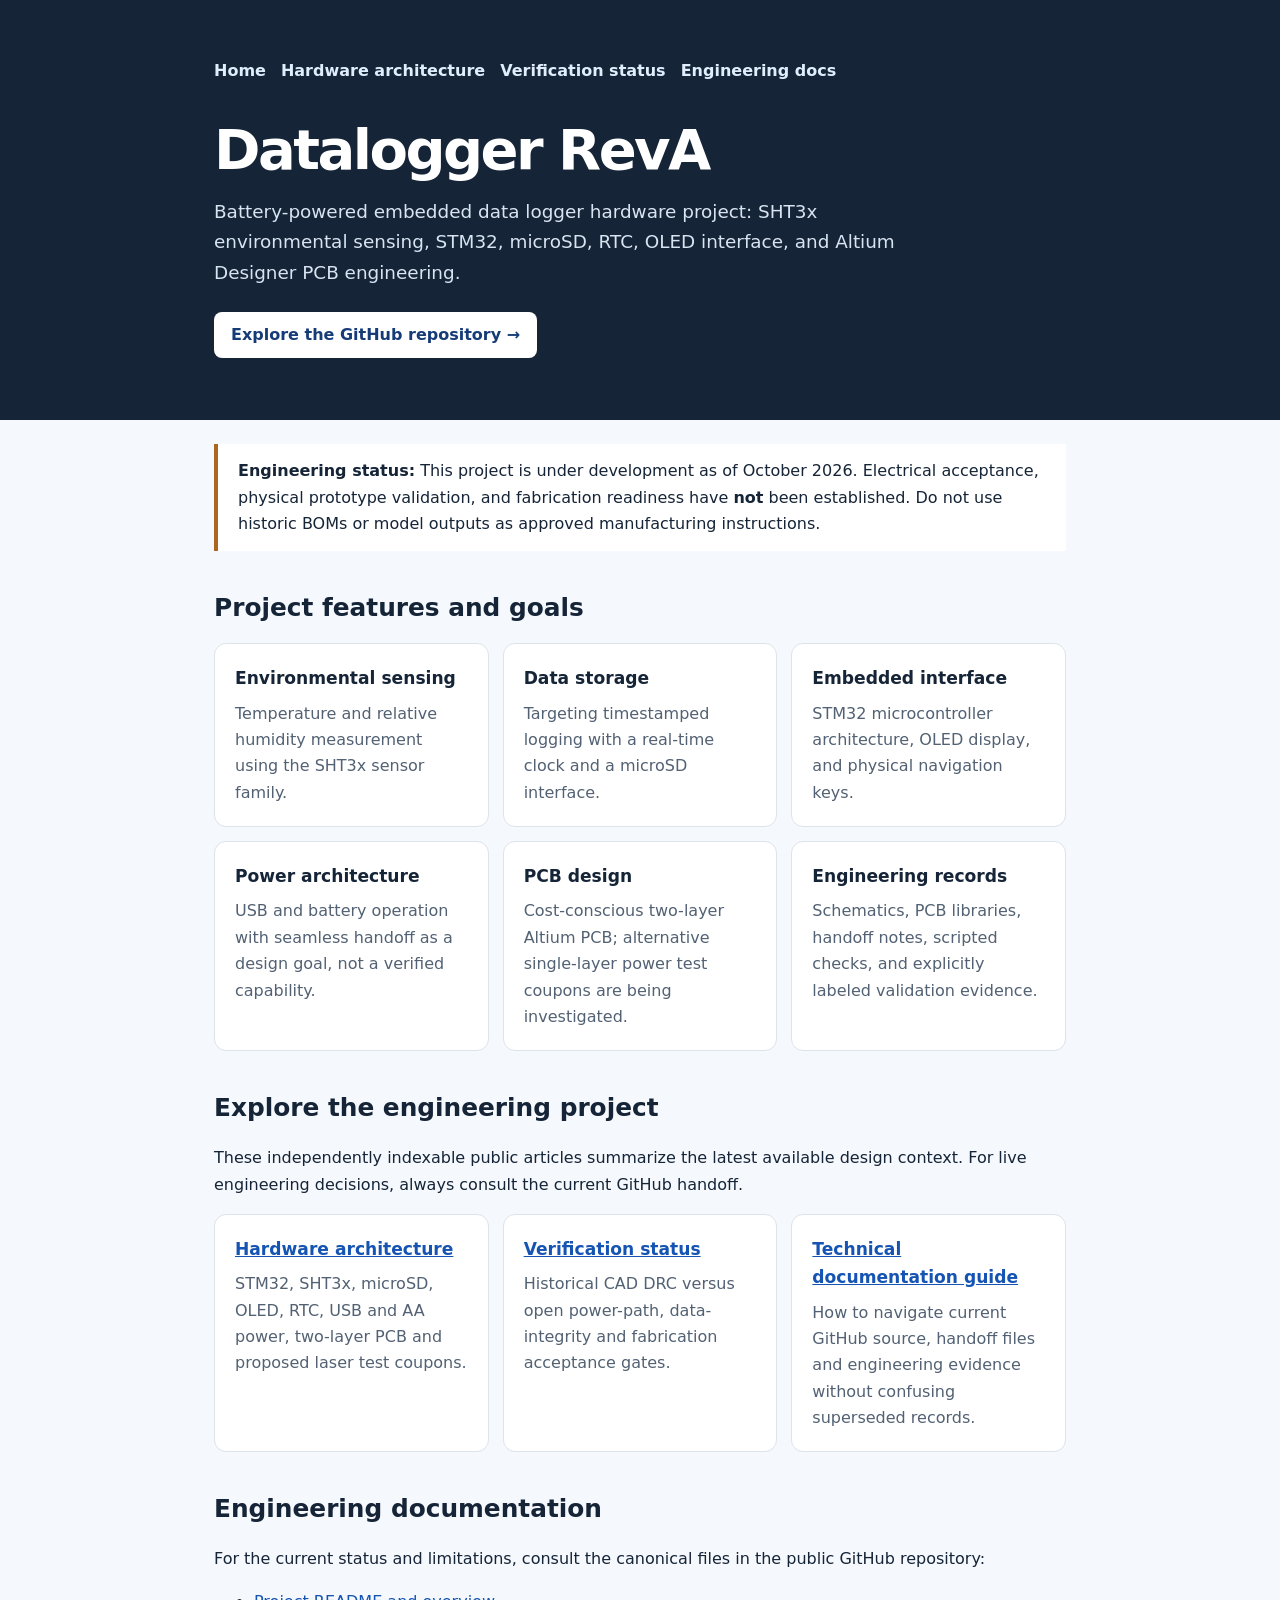
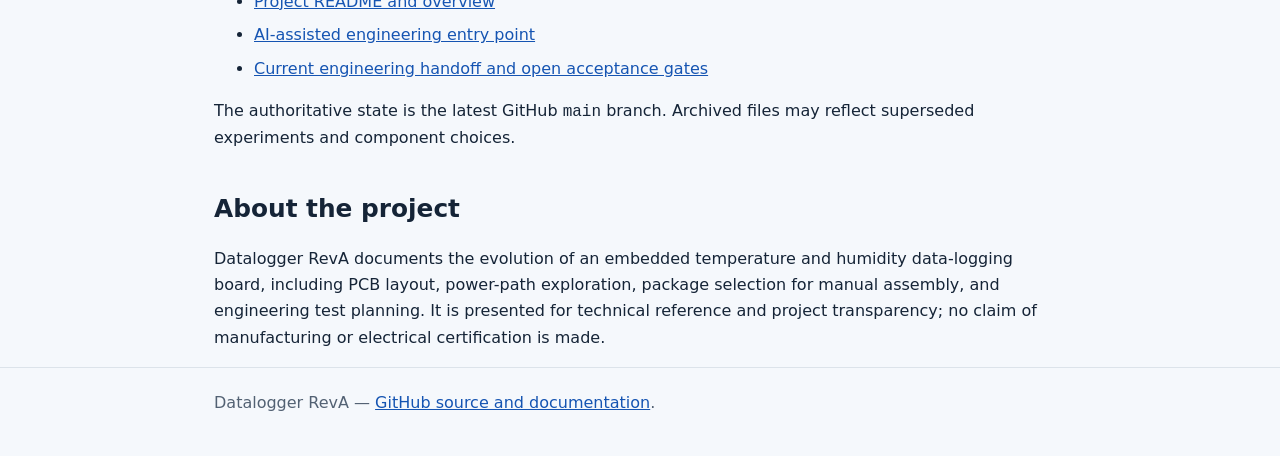
<file: docs/index.html>
<!doctype html>
<html lang="en">
<head>
  <meta charset="utf-8">
  <meta name="viewport" content="width=device-width, initial-scale=1">
  <title>Datalogger RevA | Altium STM32 Data Logger & PCB Project</title>
  <meta name="description" content="Datalogger RevA is an in-development battery-powered STM32 data logger hardware project featuring SHT3x temperature and humidity sensing, microSD logging, OLED, RTC, and Altium PCB design.">
  <meta name="robots" content="index,follow">
  <link rel="canonical" href="https://mohammadhpp.github.io/Datalogger-RevA/">
  <meta property="og:type" content="website">
  <meta property="og:title" content="Datalogger RevA — Embedded Data Logger Hardware Project">
  <meta property="og:description" content="Explore the Datalogger RevA Altium design, schematic, PCB and engineering documentation. Work in progress; hardware validation is pending.">
  <meta property="og:url" content="https://mohammadhpp.github.io/Datalogger-RevA/">
  <meta name="theme-color" content="#152437">
  <style>
    :root { color-scheme: light; --ink:#152437; --muted:#526173; --blue:#1554b2; --border:#dce3ea; --bg:#f5f8fc; }
    * { box-sizing:border-box; } body { margin:0; background:var(--bg); color:var(--ink); font:16px/1.65 system-ui,-apple-system,Segoe UI,sans-serif; }
    .wrap { max-width:900px; padding:0 24px; margin:0 auto; }
    header { background:var(--ink); color:#fff; padding:58px 0 62px; }
    h1 { font-size:clamp(2.15rem,5vw,3.5rem); letter-spacing:-.045em; line-height:1.15; margin:0 0 14px; }
    header p { color:#d9e4f2; max-width:710px; font-size:1.15rem; margin:0 0 24px; }
    .cta { display:inline-block; background:white; color:#163c78; text-decoration:none; font-weight:700; border-radius:8px; padding:10px 17px; }
    main { padding:42px 0 68px; } h2 { font-size:1.55rem; margin:37px 0 14px; }
    .grid { display:grid; grid-template-columns:repeat(auto-fit,minmax(240px,1fr)); gap:14px; }
    .tile { background:white; border:1px solid var(--border); padding:20px; border-radius:12px; }
    .tile h3 { font-size:1.07rem; margin:0 0 8px; }
    .tile p { margin:0; color:var(--muted); }
    .notice { border-left:4px solid #ad6622; padding:14px 20px; background:#fff; margin:24px 0; }
    a { color:var(--blue); } a:focus-visible { outline:3px solid #ef9e36; outline-offset:3px; }
    li { margin:7px 0; }
    footer { color:var(--muted); border-top:1px solid var(--border); padding:22px 0 40px; }
  .pagenav{display:flex;flex-wrap:wrap;gap:15px;margin-bottom:34px}.pagenav a{color:#e0edfd;font-weight:700;text-decoration:none}.pagenav a:hover{text-decoration:underline}.pagenav a:focus-visible{outline:3px solid #faad45} 
  </style>
</head>
<body>
  <header>
    <div class="wrap">
      <nav aria-label="Project sections" class="pagenav"><a href="./">Home</a><a href="hardware.html">Hardware architecture</a><a href="validation.html">Verification status</a><a href="documentation.html">Engineering docs</a></nav>
      <h1>Datalogger RevA</h1>
      <p>Battery-powered embedded data logger hardware project: SHT3x environmental sensing, STM32, microSD, RTC, OLED interface, and Altium Designer PCB engineering.</p>
      <a class="cta" href="https://github.com/mohammadhpp/Datalogger-RevA">Explore the GitHub repository &rarr;</a>
    </div>
  </header>
  <main class="wrap">
    <div class="notice"><strong>Engineering status:</strong> This project is under development as of October 2026. Electrical acceptance, physical prototype validation, and fabrication readiness have <strong>not</strong> been established. Do not use historic BOMs or model outputs as approved manufacturing instructions.</div>
    <section aria-labelledby="features">
      <h2 id="features">Project features and goals</h2>
      <div class="grid">
        <div class="tile"><h3>Environmental sensing</h3><p>Temperature and relative humidity measurement using the SHT3x sensor family.</p></div>
        <div class="tile"><h3>Data storage</h3><p>Targeting timestamped logging with a real-time clock and a microSD interface.</p></div>
        <div class="tile"><h3>Embedded interface</h3><p>STM32 microcontroller architecture, OLED display, and physical navigation keys.</p></div>
        <div class="tile"><h3>Power architecture</h3><p>USB and battery operation with seamless handoff as a design goal, not a verified capability.</p></div>
        <div class="tile"><h3>PCB design</h3><p>Cost-conscious two-layer Altium PCB; alternative single-layer power test coupons are being investigated.</p></div>
        <div class="tile"><h3>Engineering records</h3><p>Schematics, PCB libraries, handoff notes, scripted checks, and explicitly labeled validation evidence.</p></div>
      </div>
    </section>
    <section aria-labelledby="guides"><h2 id="guides">Explore the engineering project</h2>
      <p>These independently indexable public articles summarize the latest available design context. For live engineering decisions, always consult the current GitHub handoff.</p>
      <div class="grid">
        <div class="tile"><h3><a href="hardware.html">Hardware architecture</a></h3><p>STM32, SHT3x, microSD, OLED, RTC, USB and AA power, two-layer PCB and proposed laser test coupons.</p></div>
        <div class="tile"><h3><a href="validation.html">Verification status</a></h3><p>Historical CAD DRC versus open power-path, data-integrity and fabrication acceptance gates.</p></div>
        <div class="tile"><h3><a href="documentation.html">Technical documentation guide</a></h3><p>How to navigate current GitHub source, handoff files and engineering evidence without confusing superseded records.</p></div>
      </div>
    </section>
    <section aria-labelledby="docs">
      <h2 id="docs">Engineering documentation</h2>
      <p>For the current status and limitations, consult the canonical files in the public GitHub repository:</p>
      <ul>
        <li><a href="https://github.com/mohammadhpp/Datalogger-RevA/blob/main/README.md">Project README and overview</a></li>
        <li><a href="https://github.com/mohammadhpp/Datalogger-RevA/blob/main/AI_START_HERE.md">AI-assisted engineering entry point</a></li>
        <li><a href="https://github.com/mohammadhpp/Datalogger-RevA/blob/main/AI_CONTINUITY/CURRENT_HANDOFF.md">Current engineering handoff and open acceptance gates</a></li>
      </ul>
      <p>The authoritative state is the latest GitHub <code>main</code> branch. Archived files may reflect superseded experiments and component choices.</p>
    </section>
    <section aria-labelledby="about">
      <h2 id="about">About the project</h2>
      <p>Datalogger RevA documents the evolution of an embedded temperature and humidity data-logging board, including PCB layout, power-path exploration, package selection for manual assembly, and engineering test planning. It is presented for technical reference and project transparency; no claim of manufacturing or electrical certification is made.</p>
    </section>
  </main>
  <footer><div class="wrap">Datalogger RevA &mdash; <a href="https://github.com/mohammadhpp/Datalogger-RevA">GitHub source and documentation</a>.</div></footer>
</body>
</html>
</file>
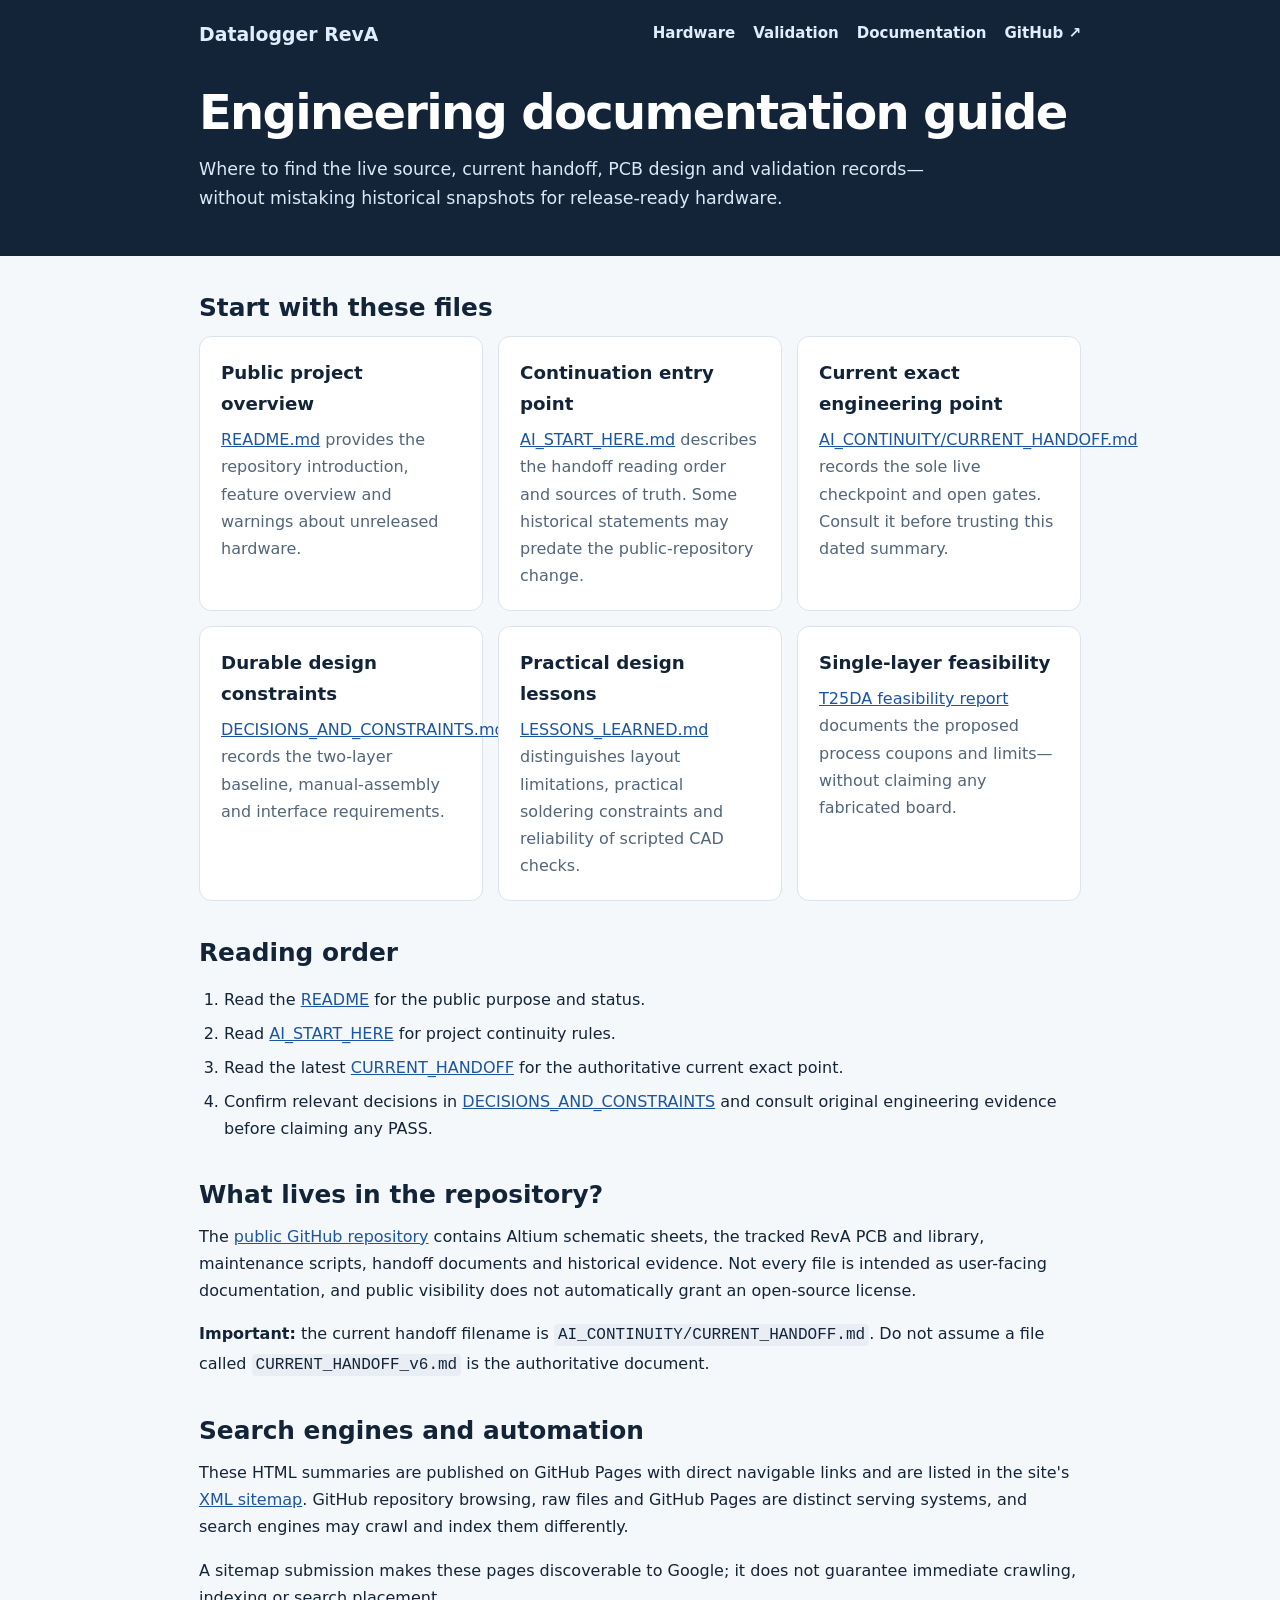
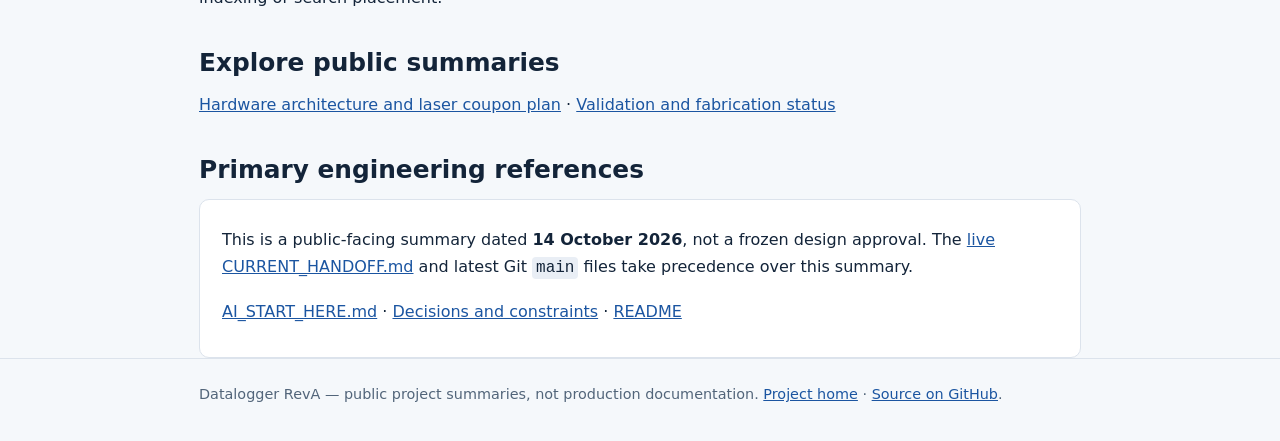
<file: docs/documentation.html>
<!doctype html>
<html lang="en"><head><meta charset="utf-8">
<meta name="viewport" content="width=device-width, initial-scale=1">
<title>Engineering Documentation and GitHub Source Guide | Datalogger RevA</title>
<meta name="description" content="Find Datalogger RevA authoritative README, AI_START_HERE, CURRENT_HANDOFF, design constraints, evidence and Altium source, with guidance on interpreting archived tests.">
<meta name="robots" content="index,follow">
<link rel="canonical" href="https://mohammadhpp.github.io/Datalogger-RevA/documentation.html">
<link rel="stylesheet" href="site.css">
<meta property="og:type" content="article">
<meta property="og:title" content="Engineering Documentation and GitHub Source Guide | Datalogger RevA">
<meta property="og:description" content="Find Datalogger RevA authoritative README, AI_START_HERE, CURRENT_HANDOFF, design constraints, evidence and Altium source, with guidance on interpreting archived tests.">
<meta property="og:url" content="https://mohammadhpp.github.io/Datalogger-RevA/documentation.html">
<meta name="theme-color" content="#132439">
</head><body>
<header><div class="wrap">
<nav aria-label="Primary"><a class="brand" href="./">Datalogger RevA</a><a href="hardware.html">Hardware</a><a href="validation.html">Validation</a><a href="documentation.html">Documentation</a><a href="https://github.com/mohammadhpp/Datalogger-RevA">GitHub ↗</a></nav>
<h1>Engineering documentation guide</h1><p>Where to find the live source, current handoff, PCB design and validation records—without mistaking historical snapshots for release-ready hardware.</p>
</div></header>
<main class="wrap">
<section><h2>Start with these files</h2><div class="cardgrid">
<div class="card"><h3>Public project overview</h3><p><a href="https://github.com/mohammadhpp/Datalogger-RevA/blob/main/README.md">README.md</a> provides the repository introduction, feature overview and warnings about unreleased hardware.</p></div>
<div class="card"><h3>Continuation entry point</h3><p><a href="https://github.com/mohammadhpp/Datalogger-RevA/blob/main/AI_START_HERE.md">AI_START_HERE.md</a> describes the handoff reading order and sources of truth. Some historical statements may predate the public-repository change.</p></div>
<div class="card"><h3>Current exact engineering point</h3><p><a href="https://github.com/mohammadhpp/Datalogger-RevA/blob/main/AI_CONTINUITY/CURRENT_HANDOFF.md">AI_CONTINUITY/CURRENT_HANDOFF.md</a> records the sole live checkpoint and open gates. Consult it before trusting this dated summary.</p></div>
<div class="card"><h3>Durable design constraints</h3><p><a href="https://github.com/mohammadhpp/Datalogger-RevA/blob/main/AI_CONTINUITY/DECISIONS_AND_CONSTRAINTS.md">DECISIONS_AND_CONSTRAINTS.md</a> records the two-layer baseline, manual-assembly and interface requirements.</p></div>
<div class="card"><h3>Practical design lessons</h3><p><a href="https://github.com/mohammadhpp/Datalogger-RevA/blob/main/AI_CONTINUITY/LESSONS_LEARNED.md">LESSONS_LEARNED.md</a> distinguishes layout limitations, practical soldering constraints and reliability of scripted CAD checks.</p></div>
<div class="card"><h3>Single-layer feasibility</h3><p><a href="https://github.com/mohammadhpp/Datalogger-RevA/blob/main/AI_CONTINUITY/T25DA_ONE_SIDED_LASER_PCB_FEASIBILITY_FA.md">T25DA feasibility report</a> documents the proposed process coupons and limits—without claiming any fabricated board.</p></div>
</div></section>
<section><h2>Reading order</h2>
<ol><li>Read the <a href="https://github.com/mohammadhpp/Datalogger-RevA/blob/main/README.md">README</a> for the public purpose and status.</li>
<li>Read <a href="https://github.com/mohammadhpp/Datalogger-RevA/blob/main/AI_START_HERE.md">AI_START_HERE</a> for project continuity rules.</li>
<li>Read the latest <a href="https://github.com/mohammadhpp/Datalogger-RevA/blob/main/AI_CONTINUITY/CURRENT_HANDOFF.md">CURRENT_HANDOFF</a> for the authoritative current exact point.</li>
<li>Confirm relevant decisions in <a href="https://github.com/mohammadhpp/Datalogger-RevA/blob/main/AI_CONTINUITY/DECISIONS_AND_CONSTRAINTS.md">DECISIONS_AND_CONSTRAINTS</a> and consult original engineering evidence before claiming any PASS.</li></ol></section>
<section><h2>What lives in the repository?</h2>
<p>The <a href="https://github.com/mohammadhpp/Datalogger-RevA">public GitHub repository</a> contains Altium schematic sheets, the tracked RevA PCB and library, maintenance scripts, handoff documents and historical evidence. Not every file is intended as user-facing documentation, and public visibility does not automatically grant an open-source license.</p>
<p><strong>Important:</strong> the current handoff filename is <code>AI_CONTINUITY/CURRENT_HANDOFF.md</code>. Do not assume a file called <code>CURRENT_HANDOFF_v6.md</code> is the authoritative document.</p></section>
<section><h2>Search engines and automation</h2>
<p>These HTML summaries are published on GitHub Pages with direct navigable links and are listed in the site's <a href="sitemap.xml">XML sitemap</a>. GitHub repository browsing, raw files and GitHub Pages are distinct serving systems, and search engines may crawl and index them differently.</p>
<p>A sitemap submission makes these pages discoverable to Google; it does not guarantee immediate crawling, indexing or search placement.</p></section>
<section><h2>Explore public summaries</h2><p><a href="hardware.html">Hardware architecture and laser coupon plan</a> · <a href="validation.html">Validation and fabrication status</a></p></section>
<section aria-labelledby="source-links"><h2 id="source-links">Primary engineering references</h2>
<div class="sources"><p>This is a public-facing summary dated <strong>14 October 2026</strong>, not a frozen design approval. The <a href="https://github.com/mohammadhpp/Datalogger-RevA/blob/main/AI_CONTINUITY/CURRENT_HANDOFF.md">live CURRENT_HANDOFF.md</a> and latest Git <code>main</code> files take precedence over this summary.</p>
<p><a href="https://github.com/mohammadhpp/Datalogger-RevA/blob/main/AI_START_HERE.md">AI_START_HERE.md</a> · <a href="https://github.com/mohammadhpp/Datalogger-RevA/blob/main/AI_CONTINUITY/DECISIONS_AND_CONSTRAINTS.md">Decisions and constraints</a> · <a href="https://github.com/mohammadhpp/Datalogger-RevA/blob/main/README.md">README</a></p></div></section>
</main>
<footer><div class="wrap">Datalogger RevA — public project summaries, not production documentation. <a href="./">Project home</a> · <a href="https://github.com/mohammadhpp/Datalogger-RevA">Source on GitHub</a>.</div></footer>
</body></html>
</file>
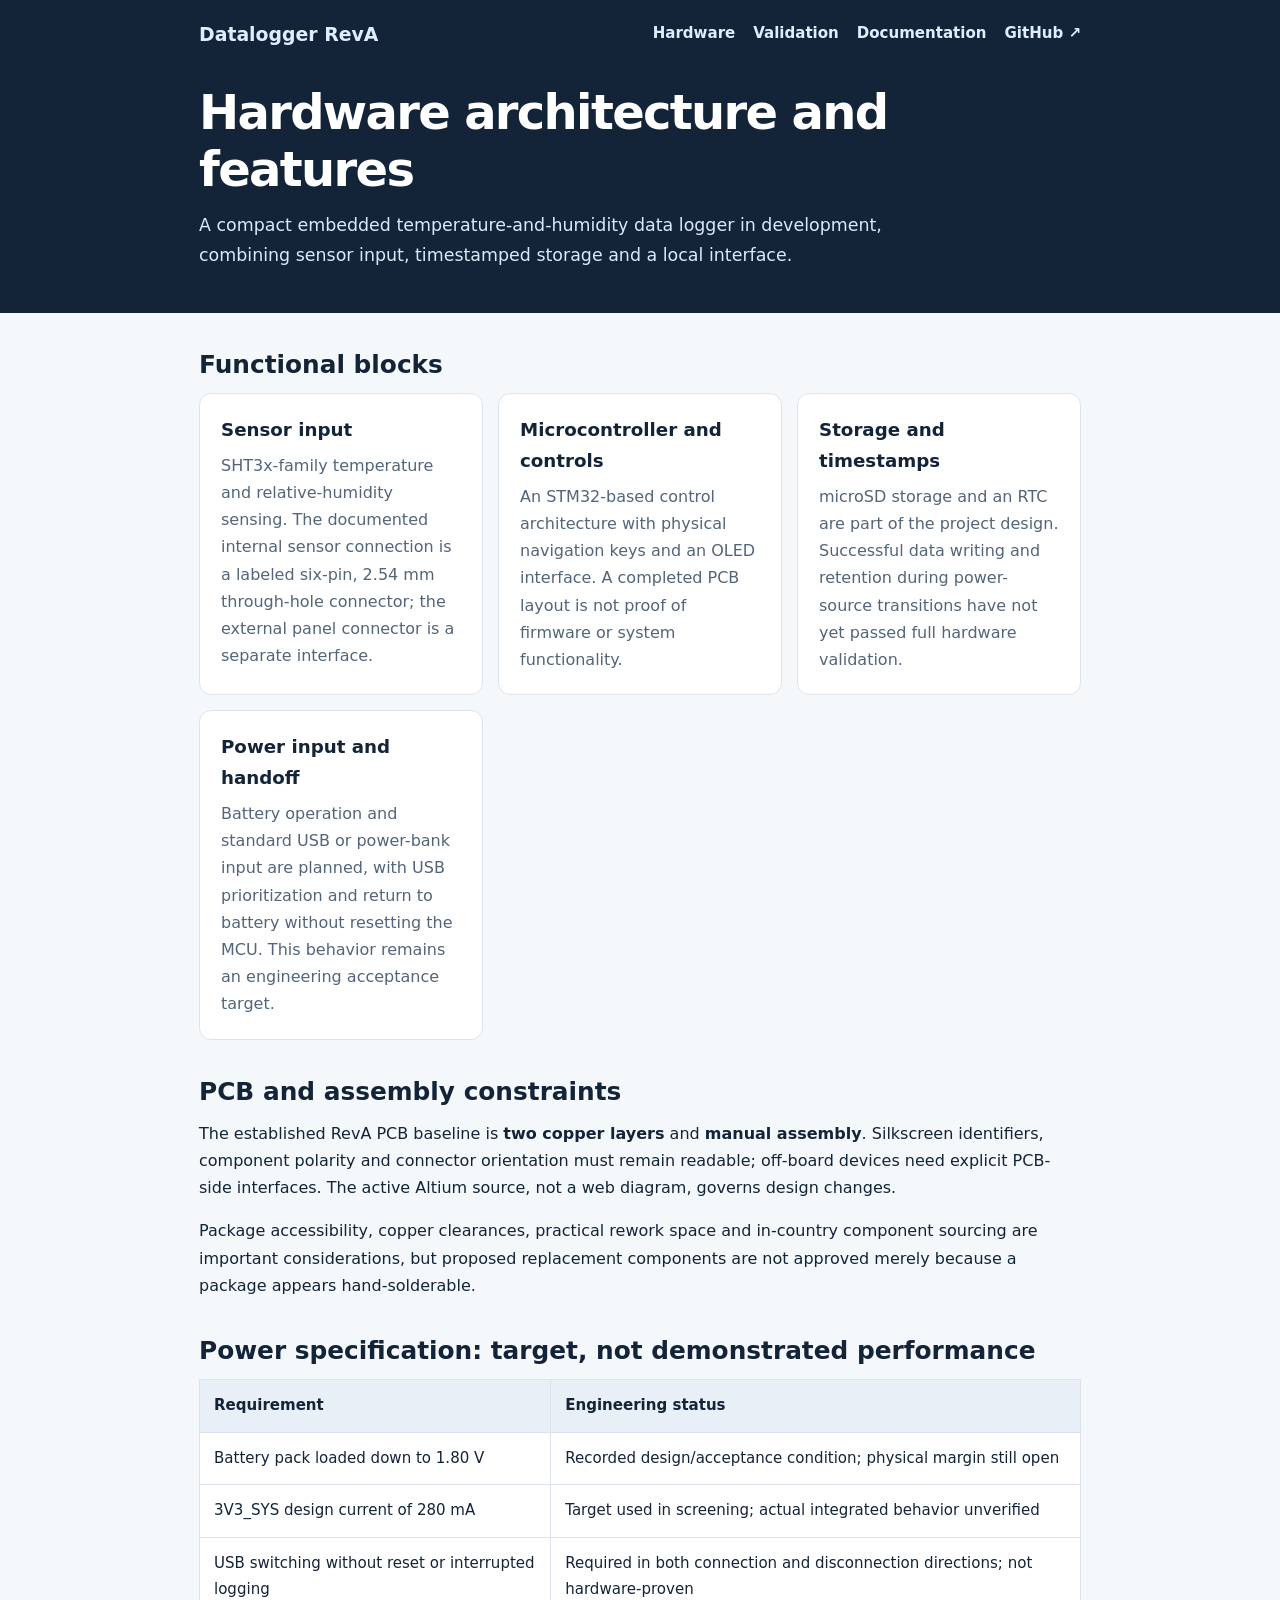
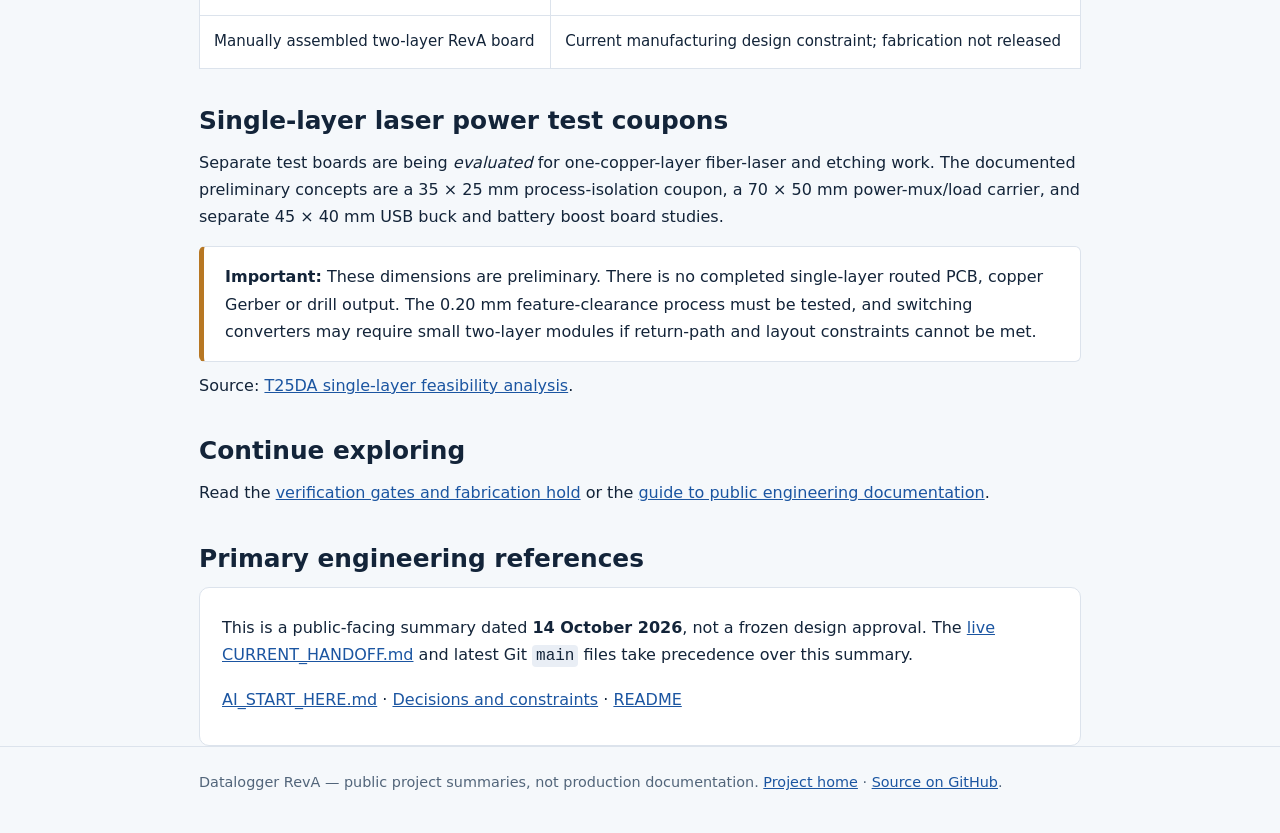
<file: docs/hardware.html>
<!doctype html>
<html lang="en"><head><meta charset="utf-8">
<meta name="viewport" content="width=device-width, initial-scale=1">
<title>STM32 Data Logger Hardware Architecture | Datalogger RevA</title>
<meta name="description" content="Explore the planned STM32, SHT3x temperature and humidity, RTC, microSD, OLED, battery/USB power and two-layer Altium PCB architecture of Datalogger RevA.">
<meta name="robots" content="index,follow">
<link rel="canonical" href="https://mohammadhpp.github.io/Datalogger-RevA/hardware.html">
<link rel="stylesheet" href="site.css">
<meta property="og:type" content="article">
<meta property="og:title" content="STM32 Data Logger Hardware Architecture | Datalogger RevA">
<meta property="og:description" content="Explore the planned STM32, SHT3x temperature and humidity, RTC, microSD, OLED, battery/USB power and two-layer Altium PCB architecture of Datalogger RevA.">
<meta property="og:url" content="https://mohammadhpp.github.io/Datalogger-RevA/hardware.html">
<meta name="theme-color" content="#132439">
</head><body>
<header><div class="wrap">
<nav aria-label="Primary"><a class="brand" href="./">Datalogger RevA</a><a href="hardware.html">Hardware</a><a href="validation.html">Validation</a><a href="documentation.html">Documentation</a><a href="https://github.com/mohammadhpp/Datalogger-RevA">GitHub ↗</a></nav>
<h1>Hardware architecture and features</h1><p>A compact embedded temperature-and-humidity data logger in development, combining sensor input, timestamped storage and a local interface.</p>
</div></header>
<main class="wrap">
<section><h2>Functional blocks</h2><div class="cardgrid">
<div class="card"><h3>Sensor input</h3><p>SHT3x-family temperature and relative-humidity sensing. The documented internal sensor connection is a labeled six-pin, 2.54 mm through-hole connector; the external panel connector is a separate interface.</p></div>
<div class="card"><h3>Microcontroller and controls</h3><p>An STM32-based control architecture with physical navigation keys and an OLED interface. A completed PCB layout is not proof of firmware or system functionality.</p></div>
<div class="card"><h3>Storage and timestamps</h3><p>microSD storage and an RTC are part of the project design. Successful data writing and retention during power-source transitions have not yet passed full hardware validation.</p></div>
<div class="card"><h3>Power input and handoff</h3><p>Battery operation and standard USB or power-bank input are planned, with USB prioritization and return to battery without resetting the MCU. This behavior remains an engineering acceptance target.</p></div>
</div></section>
<section><h2>PCB and assembly constraints</h2>
<p>The established RevA PCB baseline is <strong>two copper layers</strong> and <strong>manual assembly</strong>. Silkscreen identifiers, component polarity and connector orientation must remain readable; off-board devices need explicit PCB-side interfaces. The active Altium source, not a web diagram, governs design changes.</p>
<p>Package accessibility, copper clearances, practical rework space and in-country component sourcing are important considerations, but proposed replacement components are not approved merely because a package appears hand-solderable.</p></section>
<section><h2>Power specification: target, not demonstrated performance</h2>
<table><thead><tr><th>Requirement</th><th>Engineering status</th></tr></thead><tbody>
<tr><td>Battery pack loaded down to 1.80 V</td><td>Recorded design/acceptance condition; physical margin still open</td></tr>
<tr><td>3V3_SYS design current of 280 mA</td><td>Target used in screening; actual integrated behavior unverified</td></tr>
<tr><td>USB switching without reset or interrupted logging</td><td>Required in both connection and disconnection directions; not hardware-proven</td></tr>
<tr><td>Manually assembled two-layer RevA board</td><td>Current manufacturing design constraint; fabrication not released</td></tr>
</tbody></table></section>
<section><h2>Single-layer laser power test coupons</h2>
<p>Separate test boards are being <em>evaluated</em> for one-copper-layer fiber-laser and etching work. The documented preliminary concepts are a 35 × 25 mm process-isolation coupon, a 70 × 50 mm power-mux/load carrier, and separate 45 × 40 mm USB buck and battery boost board studies.</p>
<div class="notice"><strong>Important:</strong> These dimensions are preliminary. There is no completed single-layer routed PCB, copper Gerber or drill output. The 0.20 mm feature-clearance process must be tested, and switching converters may require small two-layer modules if return-path and layout constraints cannot be met.</div>
<p>Source: <a href="https://github.com/mohammadhpp/Datalogger-RevA/blob/main/AI_CONTINUITY/T25DA_ONE_SIDED_LASER_PCB_FEASIBILITY_FA.md">T25DA single-layer feasibility analysis</a>.</p></section>
<section><h2>Continue exploring</h2><p>Read the <a href="validation.html">verification gates and fabrication hold</a> or the <a href="documentation.html">guide to public engineering documentation</a>.</p></section>
<section aria-labelledby="source-links"><h2 id="source-links">Primary engineering references</h2>
<div class="sources"><p>This is a public-facing summary dated <strong>14 October 2026</strong>, not a frozen design approval. The <a href="https://github.com/mohammadhpp/Datalogger-RevA/blob/main/AI_CONTINUITY/CURRENT_HANDOFF.md">live CURRENT_HANDOFF.md</a> and latest Git <code>main</code> files take precedence over this summary.</p>
<p><a href="https://github.com/mohammadhpp/Datalogger-RevA/blob/main/AI_START_HERE.md">AI_START_HERE.md</a> · <a href="https://github.com/mohammadhpp/Datalogger-RevA/blob/main/AI_CONTINUITY/DECISIONS_AND_CONSTRAINTS.md">Decisions and constraints</a> · <a href="https://github.com/mohammadhpp/Datalogger-RevA/blob/main/README.md">README</a></p></div></section>
</main>
<footer><div class="wrap">Datalogger RevA — public project summaries, not production documentation. <a href="./">Project home</a> · <a href="https://github.com/mohammadhpp/Datalogger-RevA">Source on GitHub</a>.</div></footer>
</body></html>
</file>
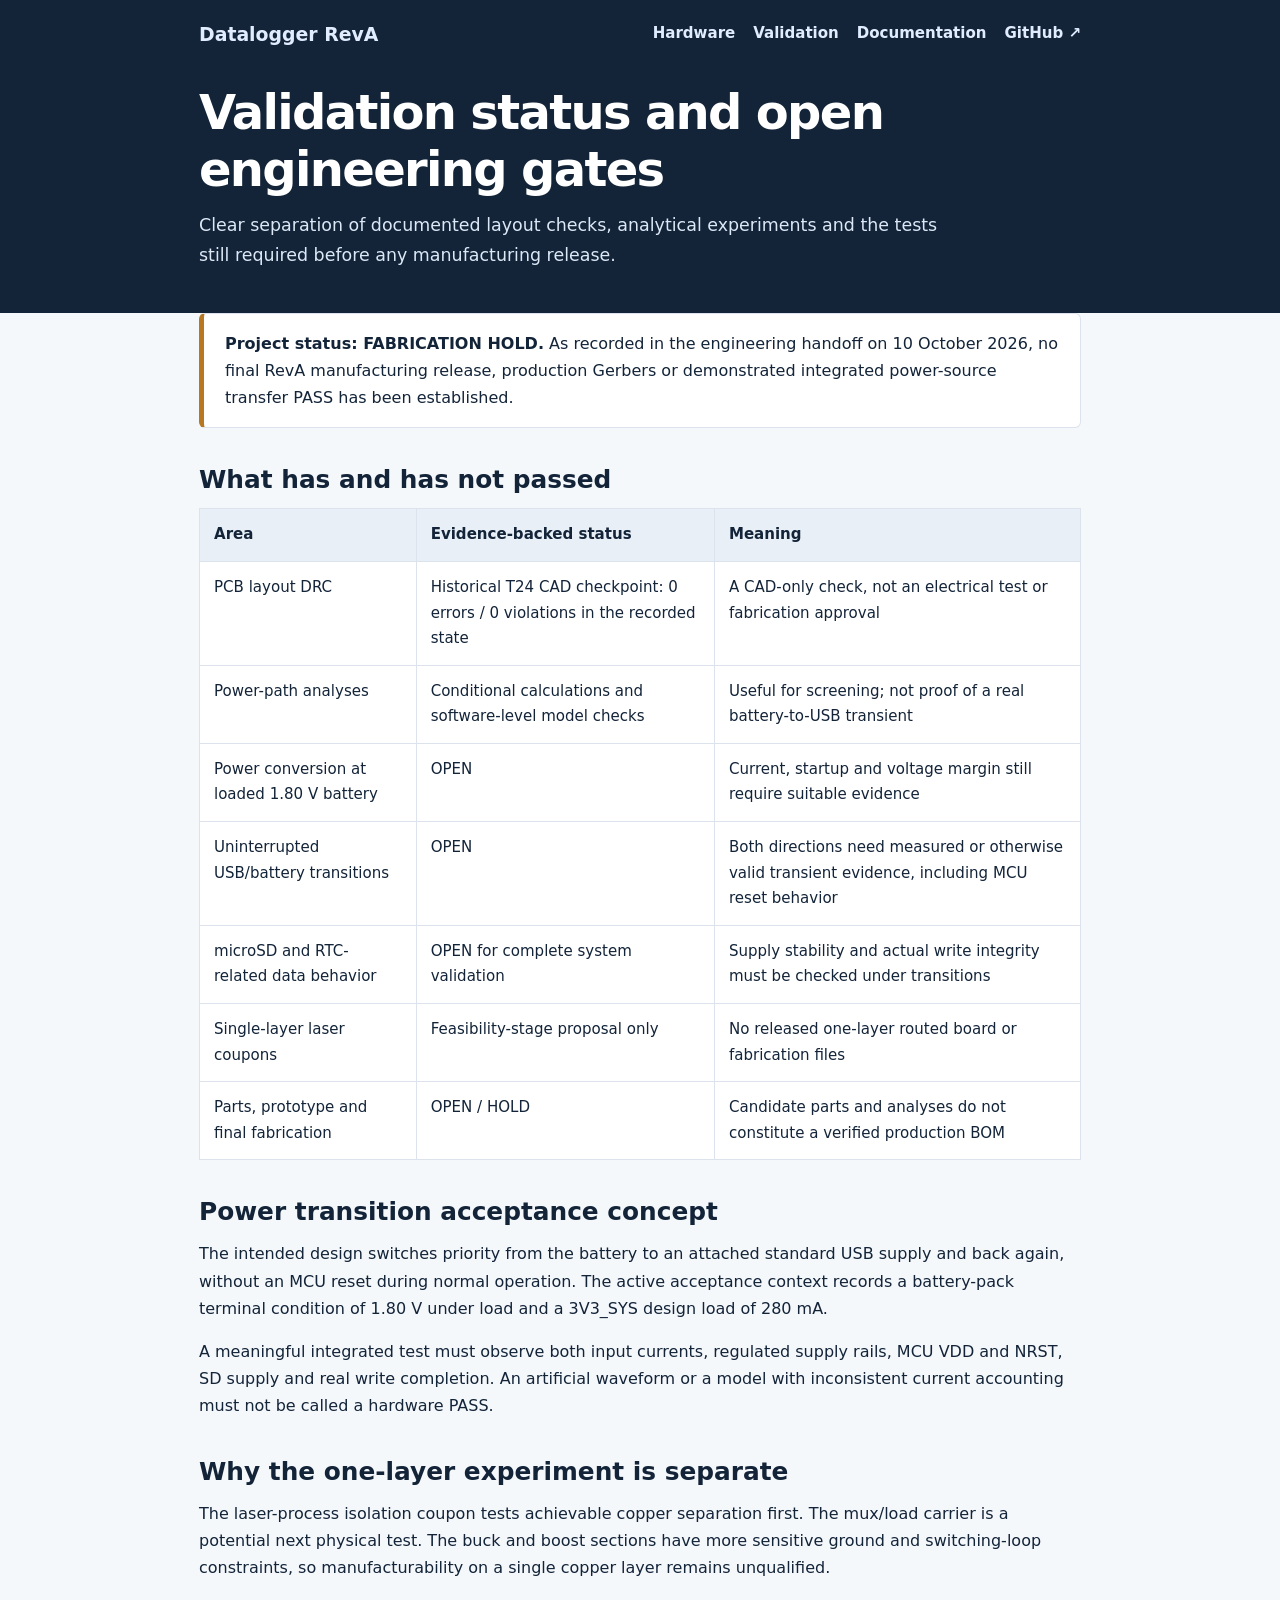
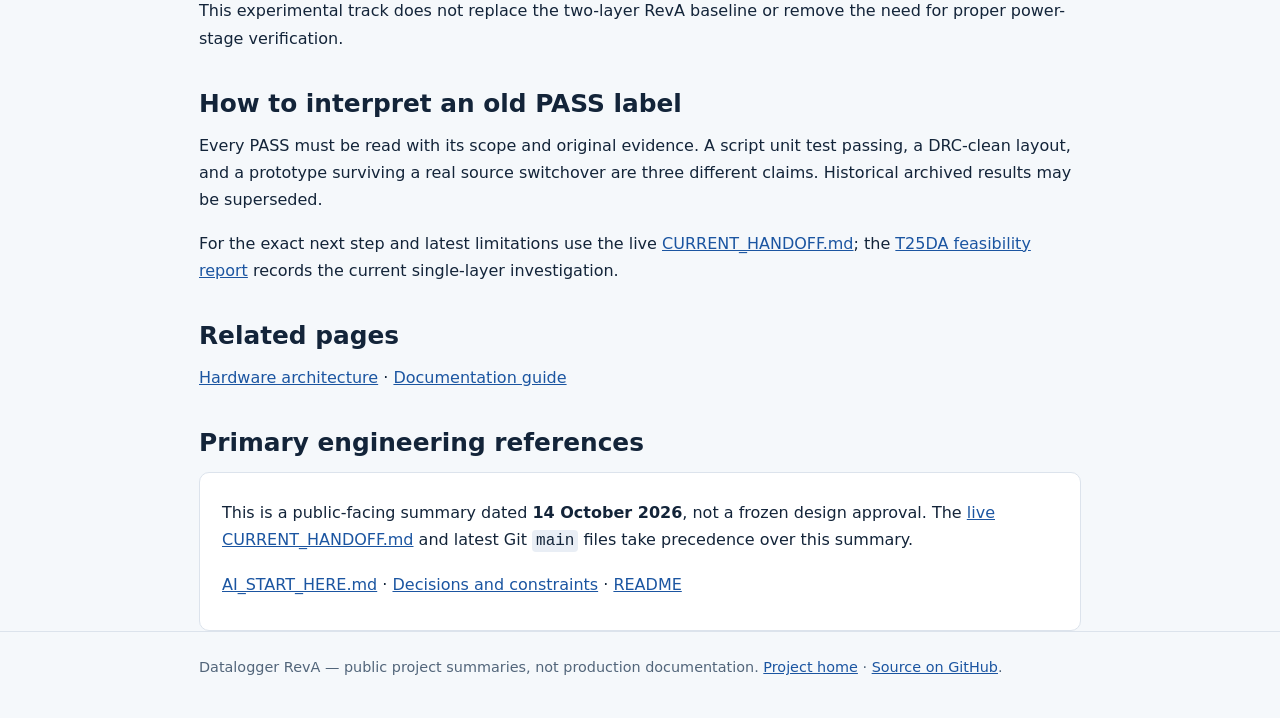
<file: docs/validation.html>
<!doctype html>
<html lang="en"><head><meta charset="utf-8">
<meta name="viewport" content="width=device-width, initial-scale=1">
<title>PCB Validation and Power Handoff Status | Datalogger RevA</title>
<meta name="description" content="Verified PCB DRC checkpoints versus unresolved Datalogger RevA power handoff, microSD integrity, battery low-voltage and manufacturing readiness gates.">
<meta name="robots" content="index,follow">
<link rel="canonical" href="https://mohammadhpp.github.io/Datalogger-RevA/validation.html">
<link rel="stylesheet" href="site.css">
<meta property="og:type" content="article">
<meta property="og:title" content="PCB Validation and Power Handoff Status | Datalogger RevA">
<meta property="og:description" content="Verified PCB DRC checkpoints versus unresolved Datalogger RevA power handoff, microSD integrity, battery low-voltage and manufacturing readiness gates.">
<meta property="og:url" content="https://mohammadhpp.github.io/Datalogger-RevA/validation.html">
<meta name="theme-color" content="#132439">
</head><body>
<header><div class="wrap">
<nav aria-label="Primary"><a class="brand" href="./">Datalogger RevA</a><a href="hardware.html">Hardware</a><a href="validation.html">Validation</a><a href="documentation.html">Documentation</a><a href="https://github.com/mohammadhpp/Datalogger-RevA">GitHub ↗</a></nav>
<h1>Validation status and open engineering gates</h1><p>Clear separation of documented layout checks, analytical experiments and the tests still required before any manufacturing release.</p>
</div></header>
<main class="wrap">
<div class="notice"><strong>Project status: FABRICATION HOLD.</strong> As recorded in the engineering handoff on 10 October 2026, no final RevA manufacturing release, production Gerbers or demonstrated integrated power-source transfer PASS has been established.</div>
<section><h2>What has and has not passed</h2>
<table><thead><tr><th>Area</th><th>Evidence-backed status</th><th>Meaning</th></tr></thead><tbody>
<tr><td>PCB layout DRC</td><td>Historical T24 CAD checkpoint: 0 errors / 0 violations in the recorded state</td><td>A CAD-only check, not an electrical test or fabrication approval</td></tr>
<tr><td>Power-path analyses</td><td>Conditional calculations and software-level model checks</td><td>Useful for screening; not proof of a real battery-to-USB transient</td></tr>
<tr><td>Power conversion at loaded 1.80 V battery</td><td>OPEN</td><td>Current, startup and voltage margin still require suitable evidence</td></tr>
<tr><td>Uninterrupted USB/battery transitions</td><td>OPEN</td><td>Both directions need measured or otherwise valid transient evidence, including MCU reset behavior</td></tr>
<tr><td>microSD and RTC-related data behavior</td><td>OPEN for complete system validation</td><td>Supply stability and actual write integrity must be checked under transitions</td></tr>
<tr><td>Single-layer laser coupons</td><td>Feasibility-stage proposal only</td><td>No released one-layer routed board or fabrication files</td></tr>
<tr><td>Parts, prototype and final fabrication</td><td>OPEN / HOLD</td><td>Candidate parts and analyses do not constitute a verified production BOM</td></tr>
</tbody></table></section>
<section><h2>Power transition acceptance concept</h2>
<p>The intended design switches priority from the battery to an attached standard USB supply and back again, without an MCU reset during normal operation. The active acceptance context records a battery-pack terminal condition of 1.80 V under load and a 3V3_SYS design load of 280 mA.</p>
<p>A meaningful integrated test must observe both input currents, regulated supply rails, MCU VDD and NRST, SD supply and real write completion. An artificial waveform or a model with inconsistent current accounting must not be called a hardware PASS.</p></section>
<section><h2>Why the one-layer experiment is separate</h2>
<p>The laser-process isolation coupon tests achievable copper separation first. The mux/load carrier is a potential next physical test. The buck and boost sections have more sensitive ground and switching-loop constraints, so manufacturability on a single copper layer remains unqualified.</p>
<p>This experimental track does not replace the two-layer RevA baseline or remove the need for proper power-stage verification.</p></section>
<section><h2>How to interpret an old PASS label</h2>
<p>Every PASS must be read with its scope and original evidence. A script unit test passing, a DRC-clean layout, and a prototype surviving a real source switchover are three different claims. Historical archived results may be superseded.</p>
<p>For the exact next step and latest limitations use the live <a href="https://github.com/mohammadhpp/Datalogger-RevA/blob/main/AI_CONTINUITY/CURRENT_HANDOFF.md">CURRENT_HANDOFF.md</a>; the <a href="https://github.com/mohammadhpp/Datalogger-RevA/blob/main/AI_CONTINUITY/T25DA_ONE_SIDED_LASER_PCB_FEASIBILITY_FA.md">T25DA feasibility report</a> records the current single-layer investigation.</p></section>
<section><h2>Related pages</h2><p><a href="hardware.html">Hardware architecture</a> · <a href="documentation.html">Documentation guide</a></p></section>
<section aria-labelledby="source-links"><h2 id="source-links">Primary engineering references</h2>
<div class="sources"><p>This is a public-facing summary dated <strong>14 October 2026</strong>, not a frozen design approval. The <a href="https://github.com/mohammadhpp/Datalogger-RevA/blob/main/AI_CONTINUITY/CURRENT_HANDOFF.md">live CURRENT_HANDOFF.md</a> and latest Git <code>main</code> files take precedence over this summary.</p>
<p><a href="https://github.com/mohammadhpp/Datalogger-RevA/blob/main/AI_START_HERE.md">AI_START_HERE.md</a> · <a href="https://github.com/mohammadhpp/Datalogger-RevA/blob/main/AI_CONTINUITY/DECISIONS_AND_CONSTRAINTS.md">Decisions and constraints</a> · <a href="https://github.com/mohammadhpp/Datalogger-RevA/blob/main/README.md">README</a></p></div></section>
</main>
<footer><div class="wrap">Datalogger RevA — public project summaries, not production documentation. <a href="./">Project home</a> · <a href="https://github.com/mohammadhpp/Datalogger-RevA">Source on GitHub</a>.</div></footer>
</body></html>
</file>
<file: docs/site.css>
:root{color-scheme:light;--ink:#132439;--blue:#1b55a1;--line:#dce3ec;--muted:#52657a;--bg:#f5f8fb}
*{box-sizing:border-box}html{scroll-behavior:smooth}body{margin:0;background:var(--bg);color:var(--ink);font:16px/1.7 system-ui,-apple-system,Segoe UI,sans-serif}
a{color:var(--blue)}a:focus-visible{outline:3px solid #faad45;outline-offset:3px}
.wrap{max-width:930px;margin:auto;padding:0 24px}header{background:var(--ink);color:#fff;padding:18px 0 42px}
nav{display:flex;flex-wrap:wrap;align-items:center;gap:18px;margin-bottom:34px}nav a{color:#e1edff;text-decoration:none;font-weight:600;font-size:.94rem}nav a:hover{text-decoration:underline}
nav a.brand{font-size:1.18rem;font-weight:800;margin-right:auto}header h1{font-size:clamp(2rem,5vw,3rem);line-height:1.18;letter-spacing:-.035em;margin:0 0 14px}
header p{font-size:1.09rem;color:#dce8f6;max-width:760px;margin:0}
main{padding-top:33px;padding-bottom:65px}h2{font-size:1.55rem;line-height:1.3;margin:36px 0 12px}h3{font-size:1.14rem;margin:0 0 5px}
p{margin:10px 0 16px}.lead{font-size:1.08rem}.cardgrid{display:grid;grid-template-columns:repeat(auto-fit,minmax(250px,1fr));gap:15px}
.card{background:white;border:1px solid var(--line);border-radius:12px;padding:21px}
.card p{margin:6px 0 0;color:var(--muted)}
.notice{background:white;border:1px solid var(--line);border-left:5px solid #b77723;border-radius:6px;padding:16px 21px}
.green{border-left-color:#247b5c}
table{border-collapse:collapse;width:100%;background:#fff;font-size:.94rem}
th,td{padding:13px 14px;border:1px solid var(--line);text-align:left;vertical-align:top}
th{background:#e8eff7}ul,ol{padding-left:25px}li{margin:7px 0}
code{background:#e9eef5;padding:2px 4px;border-radius:4px;overflow-wrap:anywhere}
.small{font-size:.9rem;color:var(--muted)}.sources{background:white;border:1px solid var(--line);border-radius:10px;padding:16px 22px}
footer{border-top:1px solid var(--line);padding:23px 0 40px;color:var(--muted);font-size:.9rem}
@media(max-width:650px){nav{gap:11px}nav a.brand{width:100%}th,td{padding:8px}header{padding-bottom:32px}}
</file>
